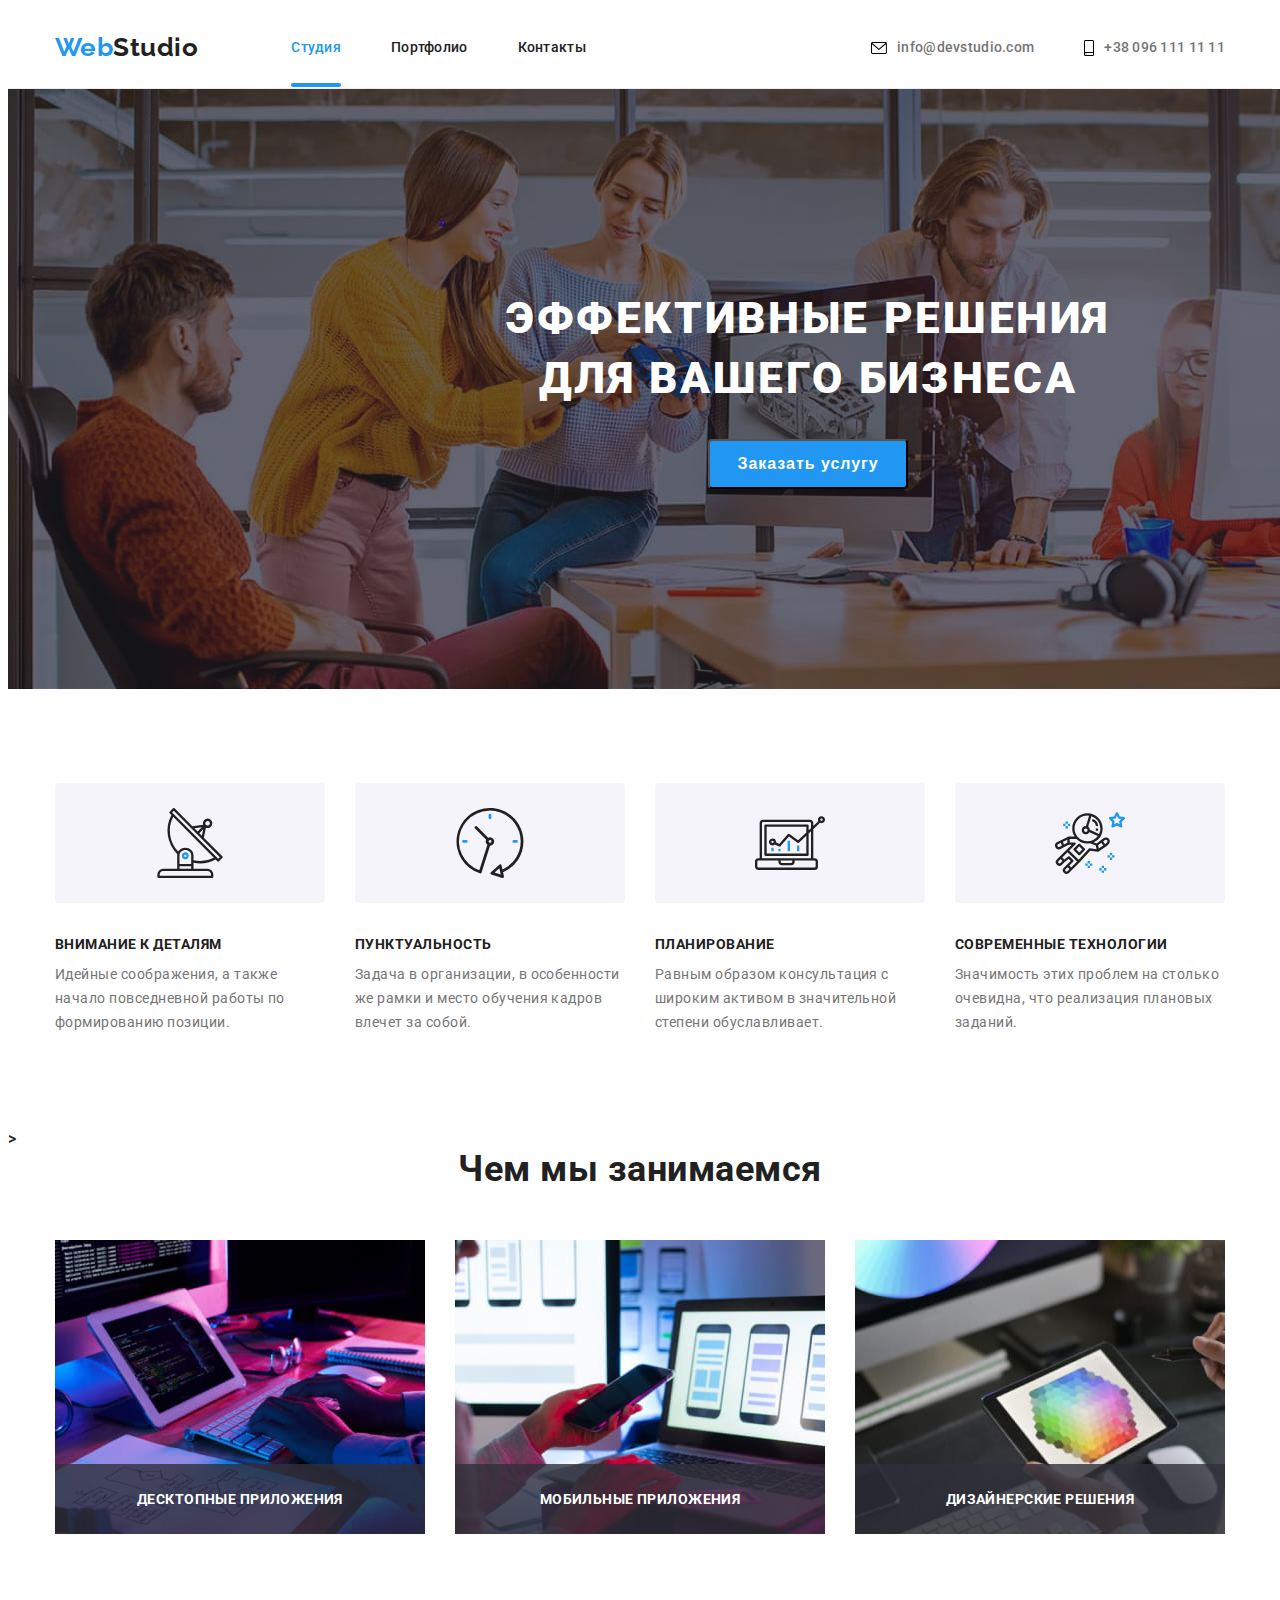
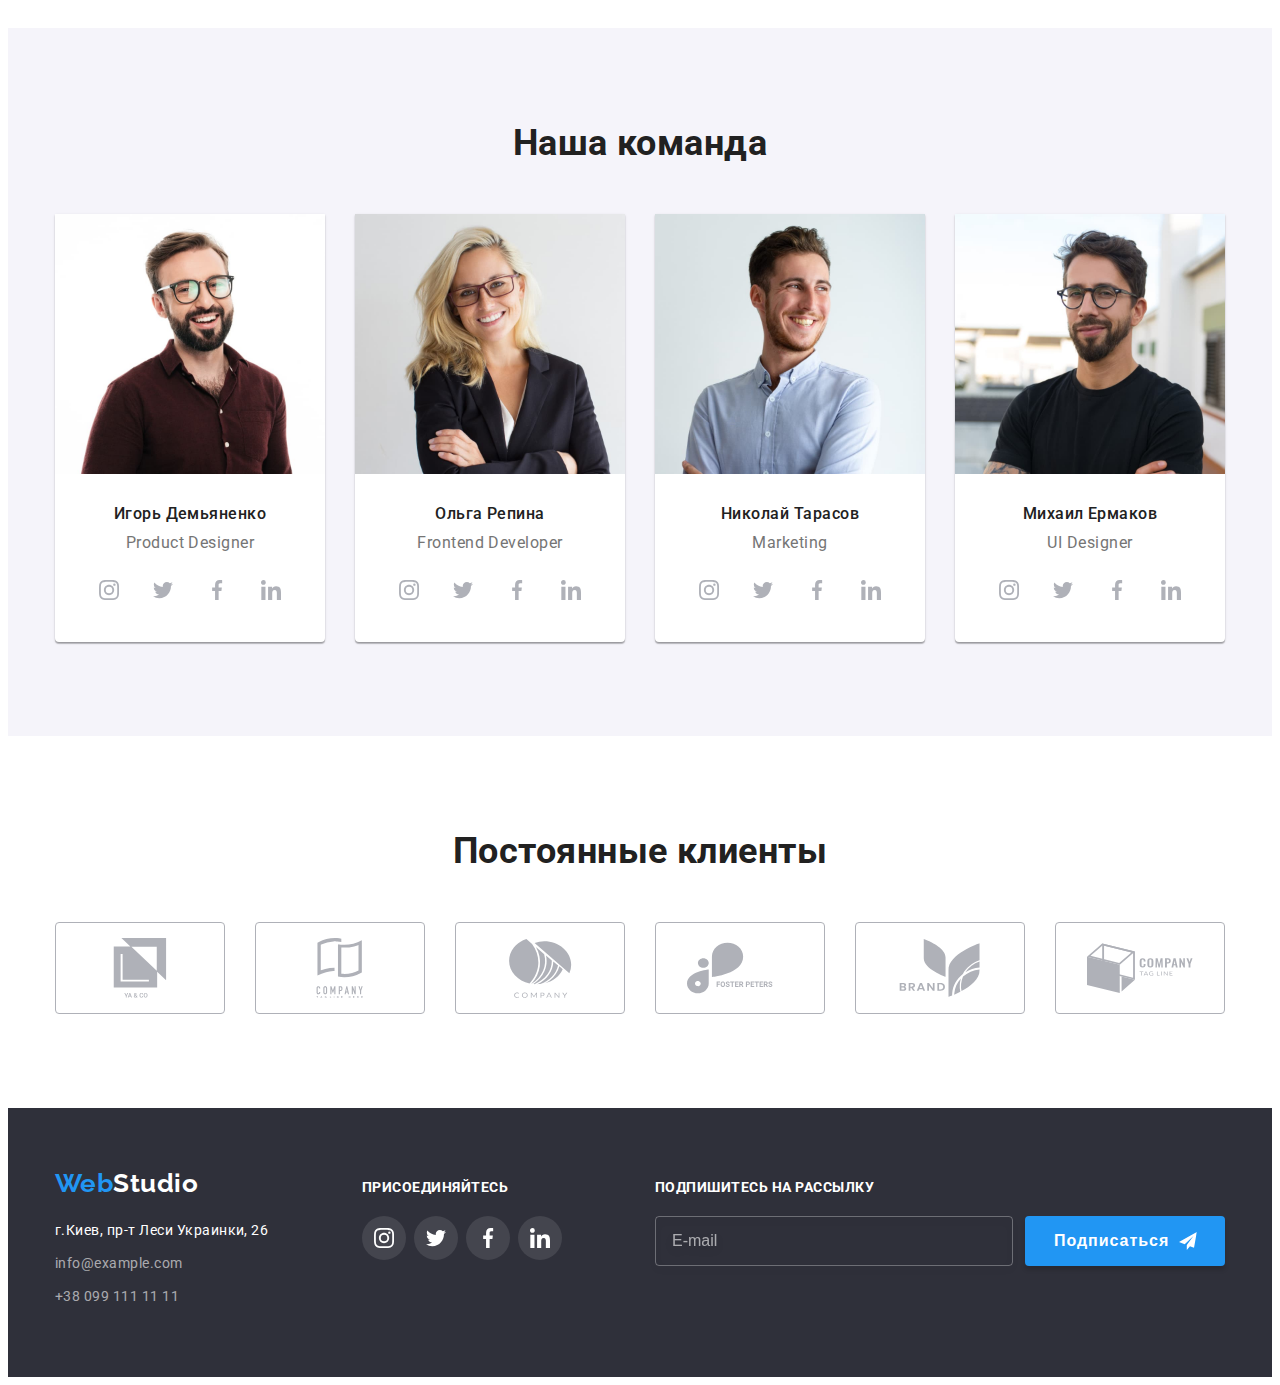
<file: index.html>
<!DOCTYPE html>
<html lang="ru">
  <head>
    <meta charset="UTF-8" />
    <meta http-equiv="X-UA-Compatible" content="IE=edge" />
    <meta name="viewport" content="width=device-width, initial-scale=1.0" />
    <title>Эффективные решения для вашего бизнеса</title>

    <link rel="preconnect" href="https://fonts.googleapis.com" />
    <link rel="preconnect" href="https://fonts.gstatic.com" crossorigin />
    <link
      href="https://fonts.googleapis.com/css2?family=Raleway:wght@700&family=Roboto:wght@400;500;700;900&display=swap"
      rel="stylesheet"
    />
    <link
      rel="stylesheet"
      href="https://cdnjs.cloudflare.com/ajax/libs/modern-normalize/1.1.0/modern-normalize.min.css"
      integrity="sha512-wpPYUAdjBVSE4KJnH1VR1HeZfpl1ub8YT/NKx4PuQ5NmX2tKuGu6U/JRp5y+Y8XG2tV+wKQpNHVUX03MfMFn9Q=="
      crossorigin="anonymous"
      referrerpolicy="no-referrer"
    />
    <link rel="stylesheet" href="./css/styles.css" />
  </head>

  <body>
    <!--Шапка-->
    <header class="header header-line">
      <div class="container">
        <nav class="header-nav">
          <a class="logo link" href="/index.html" lang="en"
            ><span class="accent">Web</span>Studio</a
          >
          <ul class="site-nav-list">
            <li class="link-list">
              <a href="#studio" class="list link-current link">Студия</a>
            </li>
            <li class="link-list"><a class="list link" href="./portfolio.html">Портфолио</a></li>
            <li class="link-list"><a class="list link" href="#contacts">Контакты</a></li>
          </ul>
        </nav>
        <ul class="contact-list">
          <li>
            <a class="email-link link" href="mailto:">
              <svg class="email-icon link" width="16" height="12">
                <use href="./images/icons.svg#icon-envelope"></use>
              </svg>
              info@devstudio.com</a
            >
          </li>
          <li>
            <a class="phone-number-link link" href="tel:+380961111111">
              <svg class="phone-icon link" width="10" height="16">
                <use href="./images/icons.svg#icon-smartphone"></use>
              </svg>
              +38 096 111 11 11</a
            >
          </li>
        </ul>
      </div>
    </header>

    <!--Основная часть-->
    <main class="main-section">
      <section class="hero">
        <h1 class="hero-title">эффективные решения для вашего бизнеса</h1>
        <button type="button" class="hero-btn" data-modal-open>Заказать услугу</button>
      </section>

      <section class="about">
        <div class="container">
          <h2 class="about-title">Особенности</h2>
          <ul class="about-block">
            <li class="about-list">
              <h3 class="about-subtitle">
                <svg class="about-icon about-1" width="270" height="120">
                  <use href="./images/icons.svg#icon-Group-1"></use>
                </svg>
                внимание к деталям
              </h3>
              <p class="about-text">
                Идейные соображения, а также начало повседневной работы по формированию позиции.
              </p>
            </li>
            <li class="about-list">
              <h3 class="about-subtitle">
                <svg class="about-icon about-2" width="270" height="120">
                  <use href="./images/icons.svg#icon-Group-2"></use>
                </svg>
                пунктуальность
              </h3>
              <p class="about-text">
                Задача в организации, в особенности же рамки и место обучения кадров влечет за
                собой.
              </p>
            </li>
            <li class="about-list">
              <h3 class="about-subtitle">
                <svg class="about-icon about-3" width="270" height="120">
                  <use href="./images/icons.svg#icon-Group-3"></use>
                </svg>
                планирование
              </h3>
              <p class="about-text">
                Равным образом консультация с широким активом в значительной степени обуславливает.
              </p>
            </li>
            <li class="about-list">
              <h3 class="about-subtitle">
                <svg class="about-icon about-4" width="270" height="120">
                  <use href="./images/icons.svg#icon-Group-4"></use>
                </svg>
                современные технологии
              </h3>
              <p class="about-text">
                Значимость этих проблем на столько очевидна, что реализация плановых заданий.
              </p>
            </li>
          </ul>
        </div>
      </section>

      <!--SECTION-WORK-->>
      <section class="work">
        <div class="container">
          <h2 class="work-title">Чем мы занимаемся</h2>
          <ul class="work-block">
            <li class="work-block-items">
              <img
                src="./images/keyboard.jpg"
                alt="разработка программного обеспечения"
                width="370"
              />
              <p class="work-description">десктопные приложения</p>
            </li>
            <li class="work-block-items">
              <img src="./images/phone.jpg" alt="тестирование мобильных прилжений" width="370" />
              <p class="work-description">мобильные приложения</p>
            </li>
            <li class="work-block-items">
              <img src="./images/tablet.jpg" alt="работа с палитрой цветов" width="370" />
              <p class="work-description">дизайнерские решения</p>
            </li>
          </ul>
        </div>
      </section>

      <!--TEAM-SECTION-->
      <section class="team">
        <div class="container">
          <h2 class="team-title">Наша команда</h2>
          <div class="team-block">
            <ul class="team-list">
              <li class="team-card">
                <img src="./images/igor.jpg" alt="дизайнер продукта" width="270" />
                <div class="team-item">
                  <h3 class="team-name">Игорь Демьяненко</h3>
                  <p lang="en" class="team-description">Product Designer</p>
                  <ul class="soc-list">
                    <li class="soc-list-item">
                      <a class="soc-link" href="">
                        <svg class="soc-icon" width="20" height="20">
                          <use href="./images/icons.svg#icon-instagram-2"></use>
                        </svg>
                      </a>
                    </li>
                    <li class="soc-list-item">
                      <a class="soc-link" href="">
                        <svg class="soc-icon" width="20" height="20">
                          <use href="./images/icons.svg#icon-twitter-1"></use>
                        </svg>
                      </a>
                    </li>
                    <li class="soc-list-item">
                      <a class="soc-link" href="">
                        <svg class="soc-icon" width="20" height="20">
                          <use href="./images/icons.svg#icon-facebook-1"></use>
                        </svg>
                      </a>
                    </li>
                    <li class="soc-list-item">
                      <a class="soc-link" href="">
                        <svg class="soc-icon" width="20" height="20">
                          <use href="./images/icons.svg#icon-linkedin-1"></use>
                        </svg>
                      </a>
                    </li>
                  </ul>
                </div>
              </li>
              <li class="team-card">
                <img src="./images/olga.jpg" alt="фронтенд разработчик" width="270" />

                <div class="team-item">
                  <h3 class="team-name">Ольга Репина</h3>
                  <p lang="en" class="team-description">Frontend Developer</p>
                  <ul class="soc-list">
                    <li class="soc-list-item">
                      <a class="soc-link" href="">
                        <svg class="soc-icon" width="20" height="20">
                          <use href="./images/icons.svg#icon-instagram-2"></use>
                        </svg>
                      </a>
                    </li>
                    <li class="soc-list-item">
                      <a class="soc-link" href="">
                        <svg class="soc-icon" width="20" height="20">
                          <use href="./images/icons.svg#icon-twitter-1"></use>
                        </svg>
                      </a>
                    </li>
                    <li class="soc-list-item">
                      <a class="soc-link" href="">
                        <svg class="soc-icon" width="20" height="20">
                          <use href="./images/icons.svg#icon-facebook-1"></use>
                        </svg>
                      </a>
                    </li>
                    <li class="soc-list-item">
                      <a class="soc-link" href="">
                        <svg class="soc-icon" width="20" height="20">
                          <use href="./images/icons.svg#icon-linkedin-1"></use>
                        </svg>
                      </a>
                    </li>
                  </ul>
                </div>
              </li>

              <li class="team-card">
                <img src="./images/nikolai.jpg" alt="маркетинг" width="270" />
                <div class="team-item">
                  <h3 class="team-name">Николай Тарасов</h3>
                  <p lang="en" class="team-description">Marketing</p>
                  <ul class="soc-list">
                    <li class="soc-list-item">
                      <a class="soc-link" href="">
                        <svg class="soc-icon" width="20" height="20">
                          <use href="./images/icons.svg#icon-instagram-2"></use>
                        </svg>
                      </a>
                    </li>
                    <li class="soc-list-item">
                      <a class="soc-link" href="">
                        <svg class="soc-icon" width="20" height="20">
                          <use href="./images/icons.svg#icon-twitter-1"></use>
                        </svg>
                      </a>
                    </li>
                    <li class="soc-list-item">
                      <a class="soc-link" href="">
                        <svg class="soc-icon" width="20" height="20">
                          <use href="./images/icons.svg#icon-facebook-1"></use>
                        </svg>
                      </a>
                    </li>
                    <li class="soc-list-item">
                      <a class="soc-link" href="">
                        <svg class="soc-icon" width="20" height="20">
                          <use href="./images/icons.svg#icon-linkedin-1"></use>
                        </svg>
                      </a>
                    </li>
                  </ul>
                </div>
              </li>
              <li class="team-card">
                <img src="./images/mihail.jpg" alt="юи дизайнер" width="270" />
                <div class="team-item">
                  <h3 class="team-name">Михаил Ермаков</h3>
                  <p lang="en" class="team-description">UI Designer</p>
                  <ul class="soc-list">
                    <li class="soc-list-item">
                      <a class="soc-link" href="">
                        <svg class="soc-icon" width="20" height="20">
                          <use href="./images/icons.svg#icon-instagram-2"></use>
                        </svg>
                      </a>
                    </li>
                    <li class="soc-list-item">
                      <a class="soc-link" href="">
                        <svg class="soc-icon" width="20" height="20">
                          <use href="./images/icons.svg#icon-twitter-1"></use>
                        </svg>
                      </a>
                    </li>
                    <li class="soc-list-item">
                      <a class="soc-link" href="">
                        <svg class="soc-icon" width="20" height="20">
                          <use href="./images/icons.svg#icon-facebook-1"></use>
                        </svg>
                      </a>
                    </li>
                    <li class="soc-list-item">
                      <a class="soc-link" href="">
                        <svg class="soc-icon" width="20" height="20">
                          <use href="./images/icons.svg#icon-linkedin-1"></use>
                        </svg>
                      </a>
                    </li>
                  </ul>
                </div>
              </li>
            </ul>
          </div>
        </div>
      </section>
    </main>

    <section class="clients">
      <h2 class="clients-title">Постоянные клиенты</h2>
      <ul class="clients-list">
        <li class="clients-item">
          <a href="" class="clients-link">
            <svg class="clients-icon" width="106" height="60">
              <use href="./images/icons.svg#icon-Client-1"></use>
            </svg>
          </a>
        </li>
        <li class="clients-item">
          <a href="" class="clients-link">
            <svg class="clients-icon" width="106" height="60">
              <use href="./images/icons.svg#icon-Client-2"></use>
            </svg>
          </a>
        </li>
        <li class="clients-item">
          <a href="" class="clients-link">
            <svg class="clients-icon" width="106" height="60">
              <use href="./images/icons.svg#icon-Client-3"></use>
            </svg>
          </a>
        </li>
        <li class="clients-item">
          <a href="" class="clients-link">
            <svg class="clients-icon" width="106" height="60">
              <use href="./images/icons.svg#icon-Client-4"></use>
            </svg>
          </a>
        </li>
        <li class="clients-item">
          <a href="" class="clients-link">
            <svg class="clients-icon" width="106" height="60">
              <use href="./images/icons.svg#icon-Client-5"></use>
            </svg>
          </a>
        </li>
        <li class="clients-item">
          <a href="" class="clients-link">
            <svg class="clients-icon" width="106" height="60">
              <use href="./images/icons.svg#icon-Client-6"></use>
            </svg>
          </a>
        </li>
      </ul>
    </section>

    <!--Футер-->
    <footer class="footer-block">
      <div class="container footer-container">
        <div class="contact-footer">
          <a class="logo link" href="/index.html"
            ><span class="accent">Web</span><span class="logo-white">Studio</span></a
          >
          <address class="address">
            <ul class="footer-list">
              <li class="footer-address-list">
                <a class="footer-address link" href="">г.Киев, пр-т Леси Украинки, 26</a>
              </li>
              <li class="footer-email-list">
                <a class="footer-email link" href="mailto:info@example.com">info@example.com</a>
              </li>
              <li class="footer-email-phone">
                <a class="footer-phone link" href="tel:+380991111111">+38 099 111 11 11</a>
              </li>
            </ul>
          </address>
        </div>

        <div class="social-footer">
          <strong><p class="footer-social-title">Присоединяйтесь</p></strong>
          <ul class="social-footer-block">
            <li class="social-footer-list">
              <a href="" class="social-footer-links">
                <svg class="soc-icon" width="20" height="20">
                  <use href="./images/icons.svg#icon-instagram-2"></use>
                </svg>
              </a>
            </li>
            <li class="social-footer-list">
              <a href="" class="social-footer-links">
                <svg class="soc-icon" width="20" height="20">
                  <use href="./images/icons.svg#icon-twitter-1"></use>
                </svg>
              </a>
            </li>
            <li class="social-footer-list">
              <a href="" class="social-footer-links">
                <svg class="soc-icon" width="20" height="20">
                  <use href="./images/icons.svg#icon-facebook-1"></use>
                </svg>
              </a>
            </li>
            <li class="social-footer-list">
              <a href="" class="social-footer-links">
                <svg class="soc-icon" width="20" height="20">
                  <use href="./images/icons.svg#icon-linkedin-1"></use>
                </svg>
              </a>
            </li>
          </ul>
        </div>

        <div class="follow">
          <strong><p class="footer-social-title follow-title">Подпишитесь на рассылку</p></strong>
          <form class="subscribe-form">
             <label for="subscribe" class="subscribe">
              <input 
                type="email" 
                class="subscribe-input" 
                name="subscribe-email" 
                id="subscribe" 
                placeholder="E-mail"
                required />
               </label>
          <button type="submit" class="subs-btn">Подписаться
            <svg class="subscribe-icon" width="24" height="24">
              <use href="./images/icons.svg#icon-send"></use>
            </svg>
          </button>
          </form>

      </div>
    </footer>
    <div class="backdrop is-hidden" data-modal>
      <div class="modal">
        <button type="button" class="button-modal" data-modal-close>
          <svg class="close-modal" width="18" height="18">
            <use href="./images/icons.svg#icon-try4"></use>
          </svg>
        </button>
        <p class="modal-title">Оставьте свои данные, мы вам перезвоним</p>
        <form class="modal-form">
          <div class="input-area">
            <label for="user-name" class="modal-label"
              >Имя
              <div class="input-wrap">
                <input type="text" class="modal-input" name="user-name" id="user-name" required />
                <svg class="input-icon" width="18" height="18">
                  <use href="./images/icons.svg#icon-person"></use>
                </svg>
              </div>
            </label>
          </div>

          <div class="input-area">
            <label for="user-tel" class="modal-label"
              >Телефон
              <div class="input-wrap">
                <input
                  type="tel"
                  class="modal-input"
                  name="user-tel"
                  id="user-tel"
                  required
                  minlength="10"
                  pattern="[\+]\d{3}\s[\(]\d{2}[\)]\s\d{3}[\-]\d{2}[\-]\d{2}"
                />
                <svg class="input-icon" width="18" height="18">
                  <use href="./images/icons.svg#icon-phone"></use>
                </svg>
              </div>
            </label>
          </div>

          <div class="input-area">
            <label for="user-email" class="modal-label"
              >Почта
              <div class="input-wrap">
                <input
                  type="email"
                  class="modal-input"
                  name="user-email"
                  id="user-email"
                  required
                />
                <svg class="input-icon" width="18" height="18">
                  <use href="./images/icons.svg#icon-email"></use>
                </svg></div
            ></label>
          </div>

          <div class="input-area">
            <label class="modal-label" for="modal-text">Комментарий</label>
            <textarea
              name="modal-text"
              id="modal-text"
              class="modal-text"
              placeholder="Введите текст"
            ></textarea>
          </div>

          <div class="input-area">
            <input
              type="checkbox"
              name="check-box"
              id="check-box"
              class="check-input visually-hidden"
            />
            <label for="check-box" class="check-text"
              >Соглашаюсь с рассылкой и принимаю&nbsp;<a href="">Условия договора</a></label
            >
          </div>
          <button type="submit" class="submit-btn">Отправить</button>
        </form>
      </div>
    </div>
    <script src="./js/modal.js"></script>
  </body>
</html>
</file>
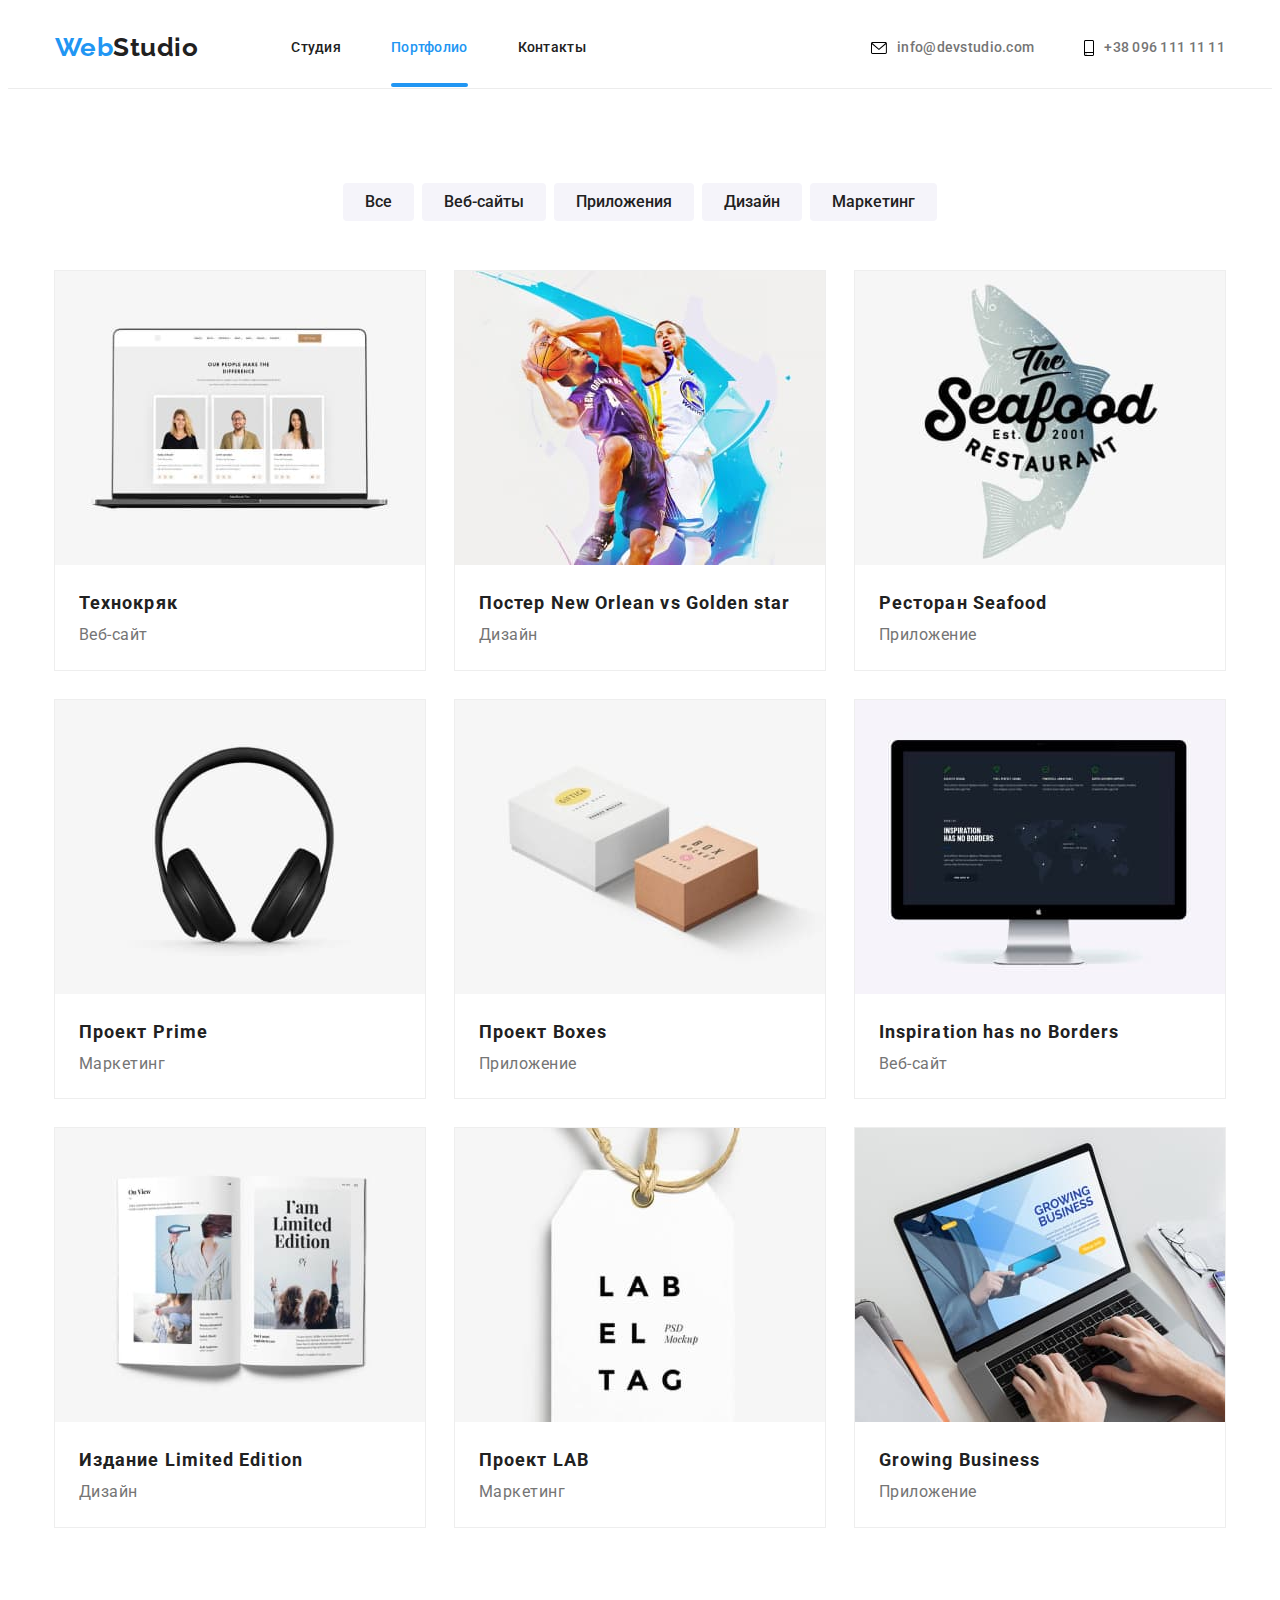
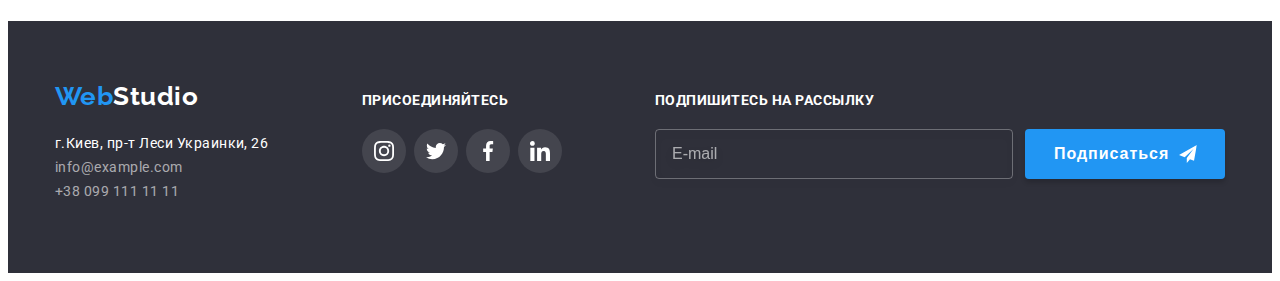
<file: portfolio.html>
<!DOCTYPE html>
<html lang="ru">
  <head>
    <meta charset="UTF-8" />
    <meta http-equiv="X-UA-Compatible" content="IE=edge" />
    <meta name="viewport" content="width=device-width, initial-scale=1.0" />
    <title>Эффективные решения для вашего бизнеса</title>
    <link rel="preconnect" href="https://fonts.googleapis.com" />
    <link rel="preconnect" href="https://fonts.gstatic.com" crossorigin />
    <link
      href="https://fonts.googleapis.com/css2?family=Raleway:wght@700&family=Roboto:wght@400;500;700;900&display=swap"
      rel="stylesheet"
    />

    <link
      rel="stylesheet"
      href="https://cdnjs.cloudflare.com/ajax/libs/modern-normalize/1.1.0/modern-normalize.min.css"
      integrity="sha512-wpPYUAdjBVSE4KJnH1VR1HeZfpl1ub8YT/NKx4PuQ5NmX2tKuGu6U/JRp5y+Y8XG2tV+wKQpNHVUX03MfMFn9Q=="
      crossorigin="anonymous"
      referrerpolicy="no-referrer"
    />
    <link rel="stylesheet" href="./css/styles.css" />
  </head>

  <body>
    <!--Шапка-->
    <header class="header header-line">
      <div class="container portfolio-line">
        <nav class="header-nav">
          <a class="logo link" href="/index.html"><span class="accent">Web</span>Studio</a>
          <ul class="site-nav-list">
            <li class="link-list"><a class="list link" href="./index.html">Студия</a></li>
            <li class="link-list">
              <a class="link-current link" href="./portfolio.html">Портфолио</a>
            </li>
            <li class="link-list"><a class="list link" href="#contacts">Контакты</a></li>
          </ul>
        </nav>
        <ul class="contact-list">
          <li class="email-list-header">
            <a class="email-link link" href="mailto:">
              <svg class="email-icon link" width="16" height="12">
                <use href="./images/icons.svg#icon-envelope"></use>
              </svg>
              info@devstudio.com</a
            >
          </li>
          <li>
            <a class="phone-number-link link" href="tel:+380961111111">
              <svg class="phone-icon link" width="10" height="16">
                <use href="./images/icons.svg#icon-smartphone"></use>
              </svg>
              +38 096 111 11 11</a
            >
          </li>
        </ul>
      </div>
    </header>

    <!--Основная часть-->
    <main>
      <section class="main-portfolio">
        <div class="container">
          <h2 hidden>Фильтры</h2>
          <ul class="filter-list">
            <li class="filter-btn"><button type="button" class="button">Все</button></li>
            <li class="filter-btn"><button type="button" class="button">Веб-сайты</button></li>
            <li class="filter-btn"><button type="button" class="button">Приложения</button></li>
            <li class="filter-btn"><button type="button" class="button">Дизайн</button></li>
            <li class="filter-btn"><button type="button" class="button">Маркетинг</button></li>
          </ul>

          <h2 class="portfolio-title visually-hidden">Портфолио</h2>
          <ul class="portfolio">
            <li class="portfolio-list">
              <a class="link" href="">
                <div class="portfolio-thumb">
                  <img src="./images/team.jpg" alt="вебдевелопмент" width="370" />
                  <p class="portfolio-description">
                    Ресурс предлагает комплексные предложения с разным уровнем функционала и
                    сервисов. Все это позволит посетителю получить исчерпывающие сведения о компании
                    или частном лице.
                  </p>
                </div>
                <div class="portfolio-card">
                  <h3 class="portfolio-title">Технокряк</h3>
                  <p class="portfolio-subtitle">Веб-сайт</p>
                </div>
              </a>
            </li>
            <li class="portfolio-list">
              <a class="link" href="">
                <img src="./images/backetball.jpg" alt="графический дизайн" width="370" />
                <div class="portfolio-card">
                  <h3 class="portfolio-title">Постер New Orlean vs Golden star</h3>
                  <p class="portfolio-subtitle">Дизайн</p>
                </div>
              </a>
            </li>
            <li class="portfolio-list">
              <a class="link" href="">
                <img src="./images/seafood.jpg" alt="создание вебстраниц" width="370" />
                <div class="portfolio-card">
                  <h3 class="portfolio-title">Ресторан Seafood</h3>
                  <p class="portfolio-subtitle">Приложение</p>
                </div>
              </a>
            </li>
            <li class="portfolio-list">
              <a class="link" href="">
                <img src="./images/headphones.jpg" alt="маркетинг" width="370" />
                <div class="portfolio-card">
                  <h3 class="portfolio-title">Проект Prime</h3>
                  <p class="portfolio-subtitle">Маркетинг</p>
                </div>
              </a>
            </li>
            <li class="portfolio-list">
              <a class="link" href="">
                <img src="./images/boxes.jpg" alt="доставка и упаковка" width="370" />
                <div class="portfolio-card">
                  <h3 class="portfolio-title">Проект Boxes</h3>
                  <p class="portfolio-subtitle">Приложение</p>
                </div>
              </a>
            </li>
            <li class="portfolio-list">
              <a class="link" href="">
                <img src="./images/desktop.jpg" alt="веб-сайты" width="370" />
                <div class="portfolio-card">
                  <h3 class="portfolio-title" lang="en">Inspiration has no Borders</h3>
                  <p class="portfolio-subtitle">Веб-сайт</p>
                </div>
              </a>
            </li>
            <li class="portfolio-list">
              <a class="link" href="">
                <img src="./images/magazin.jpg" alt="журналы" width="370" />
                <div class="portfolio-card">
                  <h3 class="portfolio-title">Издание Limited Edition</h3>
                  <p class="portfolio-subtitle">Дизайн</p>
                </div>
              </a>
            </li>
            <li class="portfolio-list">
              <a class="link" href="">
                <img src="./images/label.jpg" alt="лейблы" width="370" />
                <div class="portfolio-card">
                  <h3 class="portfolio-title">Проект LAB</h3>
                  <p class="portfolio-subtitle">Маркетинг</p>
                </div>
              </a>
            </li>
            <li class="portfolio-list">
              <a class="link" href="">
                <img src="./images/coding.jpg" alt="программирование" width="370" />
                <div class="portfolio-card">
                  <h3 class="portfolio-title" lang="en">Growing Business</h3>
                  <p class="portfolio-subtitle">Приложение</p>
                </div>
              </a>
            </li>
          </ul>
        </div>
      </section>
    </main>

    <!--Футер-->
    <footer class="footer-block">
      <div class="container footer-container">
        <div class="contact-footer">
          <a class="logo link" href="/index.html"
            ><span class="accent">Web</span><span class="logo-white">Studio</span></a
          >
          <address class="address">
            <ul class="footer-list">
              <li><a class="footer-address link" href="">г.Киев, пр-т Леси Украинки, 26</a></li>
              <li>
                <a class="footer-email link" href="mailto:info@example.com">info@example.com</a>
              </li>
              <li><a class="footer-phone link" href="tel:+380991111111">+38 099 111 11 11</a></li>
            </ul>
          </address>
        </div>

        <div class="social-footer">
          <strong><p class="footer-social-title">Присоединяйтесь</p></strong>
          <ul class="social-footer-block">
            <li class="social-footer-list">
              <a href="" class="social-footer-links">
                <svg class="soc-icon" width="20" height="20">
                  <use href="./images/icons.svg#icon-instagram-2"></use>
                </svg>
              </a>
            </li>
            <li class="social-footer-list">
              <a href="" class="social-footer-links">
                <svg class="soc-icon" width="20" height="20">
                  <use href="./images/icons.svg#icon-twitter-1"></use>
                </svg>
              </a>
            </li>
            <li class="social-footer-list">
              <a href="" class="social-footer-links">
                <svg class="soc-icon" width="20" height="20">
                  <use href="./images/icons.svg#icon-facebook-1"></use>
                </svg>
              </a>
            </li>
            <li class="social-footer-list">
              <a href="" class="social-footer-links">
                <svg class="soc-icon" width="20" height="20">
                  <use href="./images/icons.svg#icon-linkedin-1"></use>
                </svg>
              </a>
            </li>
          </ul>
        </div>

        <div class="follow">
          <strong><p class="footer-social-title follow-title">Подпишитесь на рассылку</p></strong>
          <form class="subscribe-form">
             <label for="subscribe" class="subscribe">
              <input 
                type="email" 
                class="subscribe-input" 
                name="subscribe-email" 
                id="subscribe" 
                placeholder="E-mail"
                required />
               </label>
          <button type="submit" class="subs-btn">Подписаться
            <svg class="subscribe-icon" width="24" height="24">
              <use href="./images/icons.svg#icon-send"></use>
            </svg>
          </button>
          </form>
          
      </div>
    </footer>
  </body>
</html>
</file>
<file: css/styles.css>
:root {
  --primary-text-color: #212121;
  --secondary-text-color: #757575;
  --accent-color: #2196f3;
  --main-white-color: #ffffff;
  --button-color: #f5f4fa;
}

* {
  box-sizing: border-box;
}

p,
h1,
h2,
h3,
h4,
h5,
h6 {
  margin: 0;
}

ul {
  margin: 0;
  padding-left: 0;
  list-style: none;
}

img {
  display: block;
}

body {
  background-color: var(--main-white-color);
  color: var(--primary-text-color);
  font-family: 'roboto', sans-serif;
  font-weight: 500;
  letter-spacing: 0.03em;
}

.container {
  width: 1200px;
  padding-left: 15px;
  padding-right: 15px;
  margin: 0 auto;
}

.link {
  text-decoration: none;
  color: inherit;

  transition-property: color;
  transition-duration: 250ms;
  transition-timing-function: cubic-bezier(0.4, 0, 0.2, 1);
}

/*-------------------header------------------*/
.header {
  padding-top: 24px;
  padding-bottom: 25px;
  color: var(--primary-text-color);
}

.header-line {
  border-bottom: 1px solid #ececec;
}

.header .container {
  display: flex;
}

.header-nav {
  display: flex;
  align-items: center;
}

.logo .accent {
  color: var(--accent-color);
  font-family: raleway;
}
.logo {
  margin-right: 93px;

  font-family: raleway;
  font-weight: 700;
  font-size: 26px;
  line-height: 1.2;
  color: inherit;
}

/*-------------------MENU-------------------*/
.site-nav-list .list:hover,
.site-nav-list .list:focus {
  color: var(--accent-color);
}
.site-nav-list .link-current {
  color: var(--accent-color);
}

.site-nav-list {
  display: flex;
  font-size: 14px;
  line-height: 1.14;
  letter-spacing: 0.02em;
}

.link-list:not(:last-child) {
  margin-right: 50px;
}

.list {
  color: var(--primary-text-color);
}

.link-current {
  position: relative;
  padding-bottom: 32px;
  padding-top: 32px;
}

.link-current::after {
  content: '';
  display: block;
  position: absolute;

  bottom: 0;

  width: 100%;
  height: 4px;
  border-radius: 2px;
  background-color: var(--accent-color);
}

/*----------------CONTACTS---------------*/

.contact-list {
  align-items: center;
  display: flex;
  margin-left: auto;
}

.email-link,
.phone-number-link {
  color: var(--secondary-text-color);
  font-size: 14px;
  line-height: 1.14;
  letter-spacing: 0.02em;
}

.phone-number-link:hover,
.phone-number-link:focus {
  color: var(--accent-color);
  fill: var(--accent-color);
}

.email-link {
  margin-right: 50px;
  display: flex;
  align-items: center;
  width: 100%;
}

.email-icon {
  margin-right: 10px;
}

.phone-number-link {
  display: flex;
  align-items: center;
}

.phone-icon {
  margin-right: 10px;
}

.email-icon:hover,
.email-icon:focus {
  fill: var(--accent-color);
}

.phone-icon:hover,
.phone-icon:focus {
  fill: var(--accent-color);
}

.email-link:hover,
.email-link:focus {
  color: var(--accent-color);
  fill: var(--accent-color);
}

/*-------------------main------------------*/
/*------------------HERO------------------*/
.hero {
  padding: 200px 0px;
  margin: 0 auto;
  background-color: #c4c4c4;
  background-image: linear-gradient(rgba(47, 48, 58, 0.4), rgba(47, 48, 58, 0.4)),
    url(../images/hero.jpg);
  background-repeat: no-repeat;
  background-size: cover;
  background-position: center;
  min-width: 1600px;
}

.hero-title {
  margin: 0 auto;
  margin-bottom: 30px;
  max-width: 700px;
  color: var(--main-white-color);
  font-weight: 900;
  font-size: 44px;
  line-height: 1.36;
  text-align: center;
  letter-spacing: 0.06em;
  text-transform: uppercase;
}

.hero-btn {
  display: block;
  margin: 0 auto;
  min-width: 200px;
  height: 50px;
  align-items: center;

  background: var(--accent-color);
  box-shadow: 0px 4px 4px rgba(0, 0, 0, 0.15);
  border-radius: 4px;

  color: var(--main-white-color);
  font-weight: 700;
  font-size: 16px;
  line-height: 1.88;
  text-align: center;
  letter-spacing: 0.06em;

  transition: background-color 250ms cubic-bezier(0.4, 0, 0.2, 1);
}

.hero-btn:hover .hero-btn:focus {
  background-color: #188ce8;
}

/*------------------ABOUT-----------------------*/
.about {
  padding-top: 94px;
  padding-bottom: 94px;
}

.about-block {
  display: flex;
  justify-content: space-between;
}

.about-list {
  width: 270px;
}

.about-title {
  position: absolute;
  width: 1px;
  height: 1px;
  margin: -1px;
  border: 0;
  padding: 0;
  white-space: nowrap;
  clip-path: inset(100%);
  clip: rect(0 0 0 0);
  overflow: hidden;
  pointer-events: none;
  position: absolute;
}

.about-subtitle {
  margin-bottom: 10px;
  font-weight: 700;
  font-size: 14px;
  line-height: 1.14;
  text-transform: uppercase;
  color: var(--primary-text-color);
}

.about-text {
  font-weight: 400;
  font-size: 14px;
  line-height: 1.71;
  color: var(--secondary-text-color);
}

.about-icon {
  margin-bottom: 30px;
}

/*------------------SECTION-WORK--------------------*/
.work {
  padding-bottom: 94px;
}

.work-block {
  display: flex;
  margin-left: -30px;
}

.work-block-items {
  flex-basis: calc(100%-3-30px);
  margin-left: 30px;
  width: 370px;
  position: relative;
}

.work-title,
.team-title,
.clients-title {
  margin-bottom: 50px;
  font-weight: 700;
  font-size: 36px;
  line-height: 1.17;
  text-align: center;
}

.work-description {
  display: flex;
  align-items: center;
  justify-content: center;
  position: absolute;
  width: 100%;
  height: 70px;
  bottom: 0;

  font-weight: 700;
  font-size: 14px;
  line-height: 16px;
  text-align: center;
  letter-spacing: 0.03em;
  text-transform: uppercase;

  color: var(--main-white-color);
  background-color: rgba(47, 48, 58, 0.8);
}

/*--------------------TEAM-----------------------*/
.team {
  background-color: #f5f4fa;
  padding-top: 94px;
  padding-bottom: 94px;
}

.team-block {
  display: flex;
  margin-left: -30px;
}

.team-list {
  display: flex;
}

.team-card {
  flex-basis: calc(100%-4-30px);
  margin-left: 30px;

  width: 270px;
  height: 428px;
  padding-bottom: 30px;
  text-align: center;
  background-color: var(--main-white-color);

  box-shadow: 0px 1px 3px rgba(0, 0, 0, 0.12), 0px 1px 1px rgba(0, 0, 0, 0.14),
    0px 2px 1px rgba(0, 0, 0, 0.2);
  border-radius: 0px 0px 4px 4px;
}

.team-title {
  margin-bottom: 50px;
}

.team-name {
  margin-bottom: 10px;
  font-size: 16px;
  line-height: 1.19;
  font-weight: 500;
}

.team-description {
  margin-bottom: 16px;

  font-weight: 400;
  font-size: 16px;
  line-height: 1.19;
  color: var(--secondary-text-color);
}

.soc-list {
  display: flex;
  align-items: center;
  justify-content: center;
}

.soc-list-item {
  width: 44px;
  height: 44px;
  margin-left: 10px;
  display: flex;
}

.soc-list-item:first-child {
  margin-left: 0;
}

.team-item {
  padding: 30px 32px 30px 32px;
}

.soc-link {
  width: 100%;
  height: 100%;
  border-radius: 50%;
  display: flex;
  align-items: center;
  justify-content: center;

  fill: #afb1b8;

  transition: background-color 250ms cubic-bezier(0.4, 0, 0.2, 1),
    color 250ms cubic-bezier(0.4, 0, 0.2, 1);
}

.soc-link:hover,
.soc-link:focus {
  fill: var(--main-white-color);
  background-color: var(--accent-color);
}

/*-------------------CLIENTS--------------------*/

.clients {
  background-color: var(--main-white-color);
  padding-top: 94px;
  padding-bottom: 94px;
}

.clients-title {
  margin-bottom: 50px;
}

.clients-list {
  display: flex;
  align-items: center;
  justify-content: center;
}

.clients-item {
  margin-left: 30px;
  width: 170px;
  height: 92px;
}

.clients-item:first-child {
  margin-left: 0;
}

.clients-link {
  display: flex;
  align-items: center;
  justify-content: center;
  color: #afb1b8;
  border: 1px solid #afb1b8;
  border-radius: 4px;
  width: 100%;
  height: 100%;

  transition: color 250ms cubic-bezier(0.4, 0, 0.2, 1);
}

.clients-link:hover,
.clients-link:focus {
  color: var(--accent-color);
  border: 1px solid;
  border-color: currentColor;
  border-radius: 4px;
}

.clients-icon {
  fill: currentColor;
}

/* ----------------PORTFOLIO--------------------*/

.visually-hidden {
  position: absolute;
  width: 1px;
  height: 1px;
  margin: -1px;
  border: 0;
  padding: 0;
  white-space: nowrap;
  clip-path: inset(100%);
  clip: rect(0 0 0 0);
  overflow: hidden;
  pointer-events: none;
  position: absolute;
}

.main-portfolio {
  padding-bottom: 94px;
  padding-top: 94px;
}

.filter-list {
  display: flex;
  justify-content: center;
  margin-bottom: 50px;
}

.filter-btn:not(:first-child) {
  margin-left: 8px;
}

.filter-list .button {
  border-style: none;
  background-color: var(--button-color);
  font-size: 16px;
  line-height: 1.6;
  color: var(--primary-text-color);
  font-weight: 500;
  font-family: inherit;

  transition: background-color 250ms cubic-bezier(0.4, 0, 0.2, 1),
    color 250ms cubic-bezier(0.4, 0, 0.2, 1), box-shadow 250ms cubic-bezier(0.4, 0, 0.2, 1);
}

.button {
  padding: 6px 22px;
  border-radius: 4px;
}

.filter-list .button:hover,
.filter-list .button:focus {
  color: var(--main-white-color);
  background-color: var(--accent-color);
  cursor: pointer;
  box-shadow: 0px 3px 1px rgba(0, 0, 0, 0.1), 0px 1px 2px rgba(0, 0, 0, 0.08),
    0px 2px 2px rgba(0, 0, 0, 0.12);
}

.portfolio-list {
  transition: box-shadow 250ms cubic-bezier(0.4, 0, 0.2, 1);
}

.portfolio-list:hover {
  box-shadow: 0px 1px 1px rgba(0, 0, 0, 0.12), 0px 4px 4px rgba(0, 0, 0, 0.06),
    1px 4px 6px rgba(0, 0, 0, 0.16);
}

.portfolio-thumb {
  position: relative;
  width: 370px;
  height: 294px;
  overflow: hidden;
}

.portfolio-description {
  display: inline-block;
  position: absolute;
  padding: 63px 24px;
  width: 100%;
  height: 100%;

  font-weight: 400;
  font-size: 18px;
  line-height: 156%;

  color: var(--main-white-color);

  transform: translateY(100%);

  transition: transform 250ms cubic-bezier(0.4, 0, 0.2, 1);
}

.portfolio-list:hover .portfolio-description {
  top: 0;
  left: 0;
  transform: translateY(0);
  background: rgba(33, 150, 243, 0.9);
}

/*-------------секция с изображениями---------------*/

.portfolio {
  display: flex;
  flex-wrap: wrap;
  margin-left: -30px;
  margin-bottom: -30px;
}

.portfolio-list {
  flex-basis: calc(100%-3-30px);
  margin-left: 30px;
  margin-bottom: 30px;

  width: 370px;
  outline: 1px solid #eeeeee;
}

.portfolio-card {
  width: 370px;
  padding: 20px 24px;
  background-color: var(--main-white-color);
}

.portfolio-title {
  font-weight: 700;
  font-size: 18px;
  line-height: 2;
  letter-spacing: 0.06em;
}

.portfolio-subtitle {
  color: var(--secondary-text-color);
  font-weight: 400;
  font-size: 16px;
  line-height: 1.8;
}

/*---------------------footer-----------------------*/
.footer-block {
  background-color: #2f303a;
  padding-top: 60px;
  padding-bottom: 60px;
}

.address {
  margin-top: 20px;
  margin-bottom: 9px;
}

.logo-white {
  color: var(--main-white-color);
}

.footer-address:hover,
.footer-address:focus {
  color: var(--accent-color);
}

.footer-address {
  color: var(--main-white-color);
  font-weight: 400;
  font-size: 14px;
  line-height: 1.7;
}

.footer-email,
.footer-phone {
  font-weight: 400;
  font-size: 14px;
  line-height: 1.7;
  color: rgba(255, 255, 255, 0.6);
}

.footer-list {
  font-style: normal;
}

.footer-email:hover,
.footer-email:focus {
  color: var(--accent-color);
}

.footer-phone:hover,
.footer-phone:focus {
  color: var(--accent-color);
}

.footer-email-list {
  margin-top: 9px;
  margin-bottom: 9px;
}

.footer-social-title {
  padding-top: 12px;

  color: var(--main-white-color);
  font-style: normal;
  font-weight: 700;
  font-size: 14px;
  line-height: 1.14;
  text-transform: uppercase;
  margin-bottom: 20px;
}

.follow {
  display: block;
  align-items: flex-start;
}

.subscribe-form {
  display: flex;
}

.subscribe-input {
  width: 358px;
  height: 50px;
  margin-right: 12px;
  padding-top: 15px;
  padding-left: 16px;
  padding-bottom: 15px;
  border: 1px solid rgba(255, 255, 255, 0.3);
  filter: drop-shadow(0px 4px 4px rgba(0, 0, 0, 0.15));
  border-radius: 4px;
  background-color: transparent;

  color: var(--button-color);
  font-size: 16px;
  line-height: 1.6;
  font-weight: 400;
}

.subscribe-input::placeholder {
  font-weight: 400;
  font-size: 16px;
  line-height: cal(20/16);
  display: block;
  color: rgba(255, 255, 255, 0.6);
}

.subscribe-input:focus {
  border-color: var(--accent-color);
  border: 1px solid rgba(255, 255, 255, 0.3);
  filter: drop-shadow(0px 4px 4px rgba(0, 0, 0, 0.15));
  border-radius: 4px;
  background-color: transparent;
}

.subs-btn {
  display: flex;
  width: 200px;
  height: 50px;
  padding: 10px 28px 10px 29px;
  background: var(--accent-color);
  box-shadow: 0px 4px 4px rgba(0, 0, 0, 0.15);
  border-radius: 4px;
  color: var(--main-white-color);
  border: none;
  position: relative;
  align-items: center;

  font-weight: 700;
  font-size: 16px;
  line-height: 1.88;

  text-align: center;
  letter-spacing: 0.06em;
}

.subscribe-icon {
  fill: var(--main-white-color);
  display: flex;
  margin-left: 10px;
}

.footer-block {
  display: flex;
}

.contact-footer {
  display: block;
  width: 316px;
}

.social-footer {
  display: block;
  width: 206px;
  margin-right: 93px;
  align-items: flex-start;
}

.footer-container {
  display: flex;
}

.social-footer-block {
  display: flex;
  justify-content: space-between;
}

.social-footer-list {
  display: flex;
  width: 44px;
  height: 44px;
  border-radius: 50%;
  background-color: rgba(255, 255, 255, 0.1);
}

.social-footer-links {
  display: flex;
  width: 100%;
  height: 100%;
  border-radius: 50%;

  align-items: center;
  justify-content: center;
  fill: var(--main-white-color);

  transition: background-color 250ms cubic-bezier(0.4, 0, 0.2, 1);
}

.social-footer-links:hover,
.social-footer-links:focus {
  background-color: var(--accent-color);
  width: 44px;
  height: 44px;
  border-radius: 50%;
}

/*-------------------------------MODAL------------------------*/

.backdrop {
  position: fixed;
  top: 0;
  width: 100%;
  height: 100%;
  background-color: rgba(0, 0, 0, 0.2);
  transition: opacity 250ms linear, visibility 250ms linear;
}

.modal {
  width: 528px;
  min-height: 581px;
  padding: 40px;

  position: absolute;
  top: 50%;
  left: 50%;
  transform: translate(-50%, -50%) scale(1);

  background-color: var(--main-white-color);
  box-shadow: 0px 1px 3px rgba(0, 0, 0, 0.12), 0px 1px 1px rgba(0, 0, 0, 0.14),
    0px 2px 1px rgba(0, 0, 0, 0.2);
  border-radius: 4px;

  transition: transform 250ms cubic-bezier(0.4, 0, 0.2, 1);
}

.backdrop.is-hidden .modal {
  transform: translate(-50%, -50%) scale(0);
}

.is-hidden {
  opacity: 0;
  visibility: hidden;
  pointer-events: none;
}

.button-modal {
  display: flex;
  position: absolute;
  justify-content: center;
  align-items: center;

  width: 30px;
  height: 30px;
  top: 8px;
  right: 8px;
  background-color: var(--main-white-color);
  border-radius: 50%;
  border: 1px solid rgba(0, 0, 0, 0.1);
  cursor: pointer;
}

.button-modal:hover {
  cursor: pointer;
  fill: var(--accent-color);
  border-radius: 50%;
}

.modal-title {
  font-weight: 700;
  font-size: 20px;
  line-height: 23px;
  text-align: center;
  color: var(--primary-text-color);
  margin-bottom: 12px;
}

.modal-input {
  width: 100%;
  height: 40px;

  border: 1px solid rgba(33, 33, 33, 0.2);
  border-radius: 4px;
  background-color: transparent;

  margin-top: 4px;
  padding-left: 35px;
  border: 1px solid rgba(33, 33, 33, 0.2);
  border-radius: 4px;
  outline: transparent;
}

.input-area {
  margin-bottom: 10px;
}

.submit-btn {
  width: 200px;
  height: 50px;
  display: block;
  padding: 10px 55px;
  margin: 0 auto;

  background: #2196f3;
  box-shadow: 0px 4px 4px rgba(0, 0, 0, 0.15);
  border-radius: 4px;
  border-style: none;

  font-weight: 700;
  font-size: 16px;
  line-height: calc (30/16);

  align-items: center;
  text-align: center;
  letter-spacing: 0.06em;
  color: var(--main-white-color);
}

.modal-label {
  font-weight: 400;
  font-size: 12px;
  line-height: calc (14/12);
  letter-spacing: 0.01em;
  color: #757575;
}

.modal-input:focus {
  border-color: var(--accent-color);
}

.modal-text {
  width: 100%;
  height: 120px;
  padding-top: 12px;
  padding-left: 16px;
  margin-bottom: 20px;
  border: 1px solid rgba(33, 33, 33, 0.2);
  border-radius: 4px;
  resize: none;
  background-color: transparent;
}

.modal-text::placeholder {
  font-weight: 400;
  font-size: 12px;
  line-height: calc(14 / 12);
  letter-spacing: 0.01em;
  color: rgba(117, 117, 117, 0.8);
}

.input-wrap {
  position: relative;
}

.input-icon {
  position: absolute;
  left: 12px;
  top: 50%;
  transform: translatey(-50%);
}

.modal-input:focus + .input-icon {
  fill: var(--accent-color);
}

.check-text a {
  color: var(--accent-color);
}

.check-text {
  margin-bottom: 30px;
  font-weight: 400;
  font-size: 14px;
  line-height: calc(24 / 14);
  color: var(--secondary-text-color);
  display: flex;
  align-items: center;
  position: relative;
}

.check-text::before {
  content: '';
  width: 40px;
  height: 22px;
  border-radius: 50px;
  border: 1px solid var(--secondary-text-color);
  transition: background-color 250ms cubic-bezier(0.4, 0, 0.2, 1);
}

.check-text::after {
  content: '';
  width: 18px;
  height: 18px;

  border-radius: 50%;
  left: 3px;
  top: 3px;
  border: 1px solid var(--secondary-text-color);
  background-color: var(--secondary-text-color);
  position: absolute;
  margin-right: 10px;

  transition: transform 250ms cubic-bezier(0.4, 0, 0.2, 1), background-color 250ms;
}

.check-input:checked + .check-text::after {
  transform: translate(18px);
  background-color: #ffffff;
}

.check-input:checked + .check-text::before {
  background-color: var(--accent-color);
}
</file>
